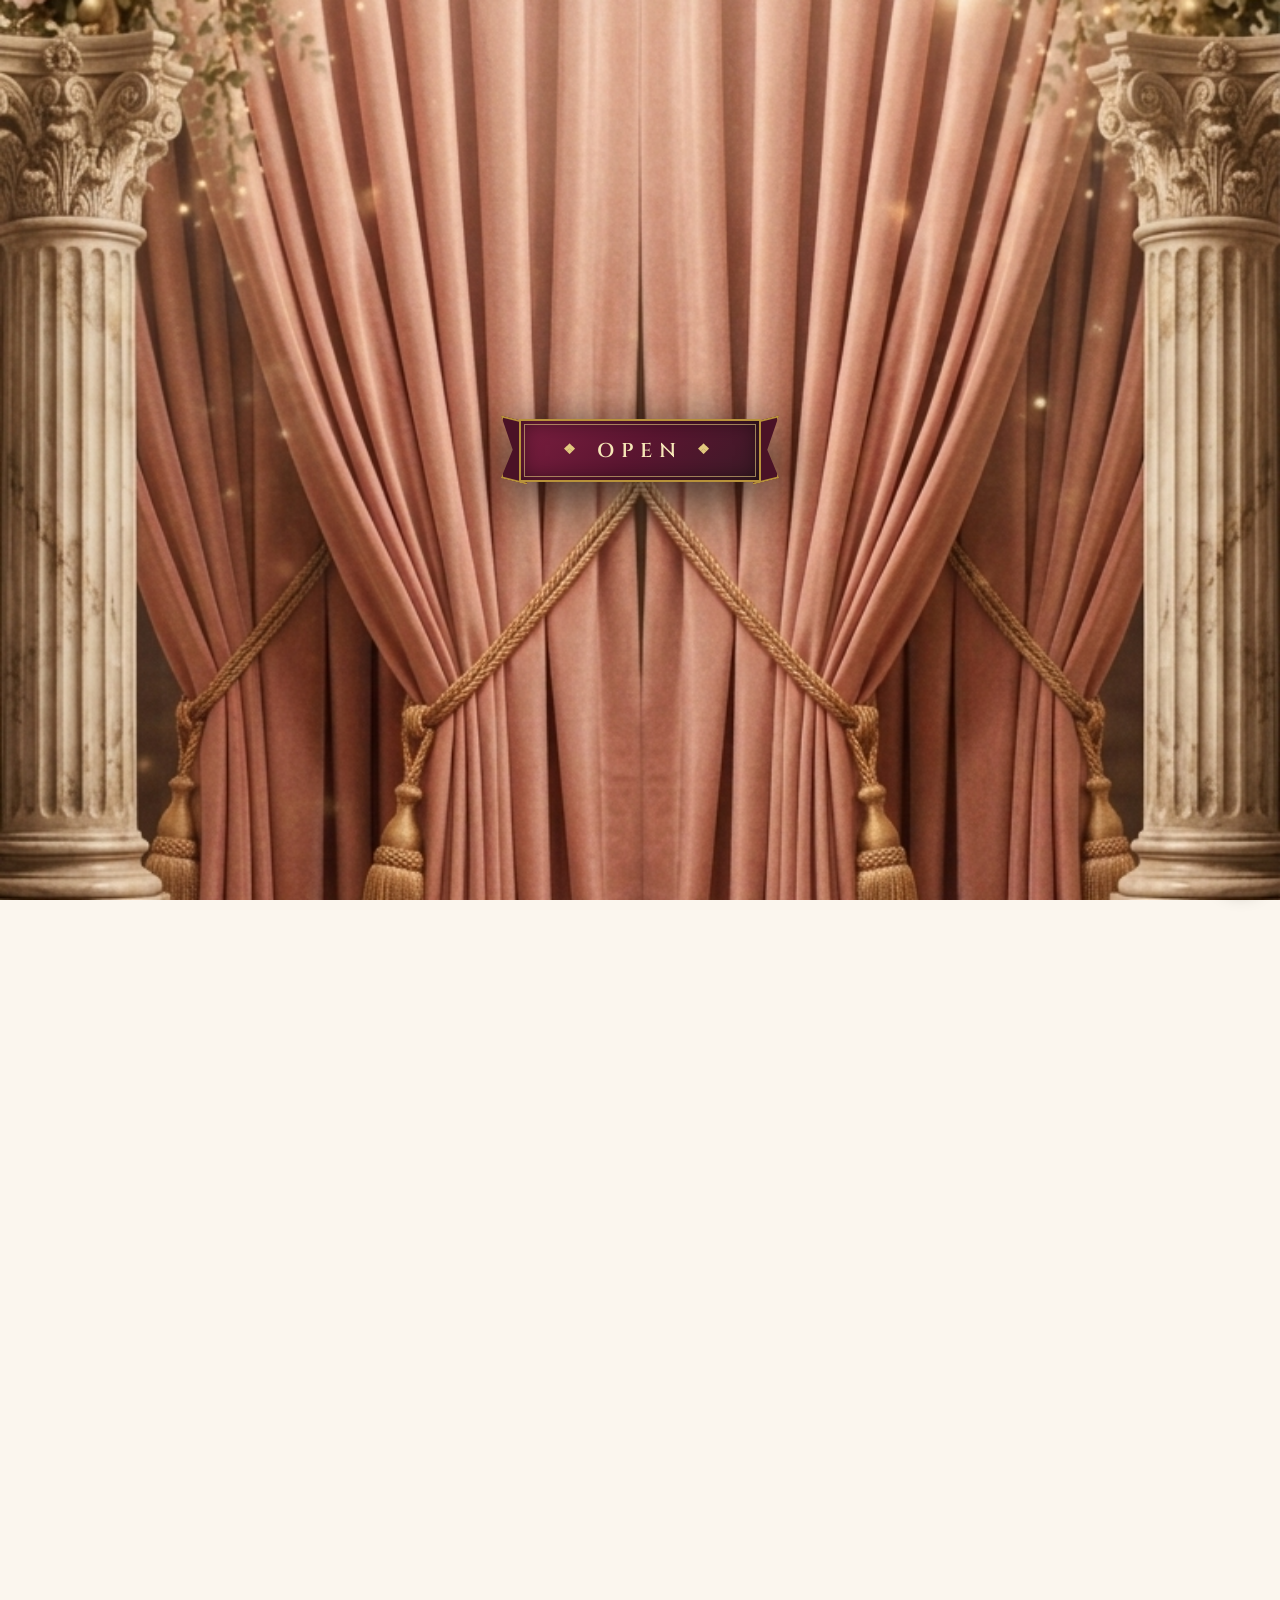
<file: 1-Pink-Walking-Couple/index.html>
<!DOCTYPE html>
<html lang="en" class="locked">
<head>
<meta charset="utf-8">
<meta name="viewport" content="width=device-width,initial-scale=1,viewport-fit=cover">
<title>Wedding Invitation</title>
<!-- WhatsApp preview: edit these two lines to match your names -->
<meta property="og:title" content="You are cordially invited to our wedding">
<meta property="og:description" content="Open your invitation.">
<meta name="theme-color" content="#2b0a1a">
<link href="https://fonts.googleapis.com/css2?family=Cinzel:wght@500;600&family=Cormorant+Garamond:ital,wght@0,500;0,600;1,500&family=Great+Vibes&family=Montserrat:wght@500;600&family=Noto+Nastaliq+Urdu:wght@400;600&display=swap" rel="stylesheet">
<style>
:root{--ivory:#fbf6ee;--parch:#f2e8d6;--wine:#5a1530;--burg:#7b1e3f;--gold:#b8923a;--gold2:#e2c97e;--ink:#3b1a26}
*{box-sizing:border-box;margin:0}
html{scroll-behavior:smooth}
html.locked, body.locked{overflow:hidden!important;height:100vh!important;touch-action:none}
body{font:500 1.18rem/1.7 'Cormorant Garamond',serif;color:var(--ink);background:var(--ivory);text-align:center;overflow-x:hidden}
.ur{font-family:'Noto Nastaliq Urdu',serif;line-height:2.2;direction:rtl}
.nm{font:400 2.7rem/1.15 'Great Vibes',cursive;color:var(--wine)}
.lbl{font:600 .66rem 'Montserrat',sans-serif;letter-spacing:.3em;text-transform:uppercase;color:var(--gold)}
.sm{font:500 .72rem/1.8 'Montserrat',sans-serif;letter-spacing:.12em;color:inherit;opacity:.85}
.orn{display:flex;align-items:center;justify-content:center;gap:12px;margin:14px auto;max-width:210px}
.orn:before,.orn:after{content:"";flex:1;height:1px;background:linear-gradient(90deg,transparent,var(--gold))}.orn:after{transform:scaleX(-1)}
.orn i{width:7px;height:7px;background:var(--gold);transform:rotate(45deg)}

/* Fullscreen Cover with Curtains Closed Picture */
.cover{position:fixed;inset:0;z-index:9999;background:url('curtains_closed.png') center/cover no-repeat #1a0610;display:flex;align-items:center;justify-content:center;transition:opacity .8s ease,visibility .8s ease}
.cover.hidden{opacity:0;visibility:hidden;pointer-events:none}

/* Ribbon Open Button */
.ribbon-btn{position:relative;display:inline-flex;align-items:center;justify-content:center;padding:0;background:transparent;border:none;cursor:pointer;filter:drop-shadow(0 14px 28px rgba(0,0,0,.75));transition:transform .35s cubic-bezier(.175,.885,.32,1.275),filter .35s ease;animation:rb 2.6s infinite ease-in-out;outline:none;-webkit-tap-highlight-color:transparent}
.ribbon-btn:hover,.ribbon-btn:focus-visible{transform:scale(1.08);filter:drop-shadow(0 18px 38px rgba(226,201,126,.45))}
.ribbon-btn:active{transform:scale(.96)}
.ribbon-body{position:relative;padding:16px 42px;background:linear-gradient(135deg,var(--burg) 0%,var(--wine) 50%,#3b1a26 100%);border:2px solid var(--gold);outline:1px solid #e2c97e99;outline-offset:-6px;color:#f6e7b8;font:600 1.25rem 'Cinzel',serif;letter-spacing:.34em;text-transform:uppercase;display:flex;align-items:center;gap:14px;box-shadow:inset 0 0 20px rgba(0,0,0,.55)}
.ribbon-orn{color:var(--gold2);font-size:.85rem}
.ribbon-tl,.ribbon-tr{position:absolute;top:50%;width:26px;height:100%;background:#4a1226;border:2px solid var(--gold);z-index:-1}
.ribbon-tl{left:-18px;transform:translateY(-50%) skewY(14deg);border-right:none;clip-path:polygon(100% 0,0 0,45% 50%,0 100%,100% 100%)}
.ribbon-tr{right:-18px;transform:translateY(-50%) skewY(-14deg);border-left:none;clip-path:polygon(0 0,100% 0,55% 50%,100% 100%,0 100%)}
@keyframes rb{0%,100%{transform:scale(1)}50%{transform:scale(1.04)}}

/* Hero: video stage & scroll chapters */
.hero{height:850vh;position:relative}
.stage{position:sticky;top:0;height:100vh;overflow:hidden;background:url('curtains_closed.png') center/cover no-repeat #1a0610}
.stage>*{position:absolute}
.stage video{inset:0;width:100%;height:100%;object-fit:cover;transform:translateZ(0);-webkit-transform:translateZ(0)}

/* Intro Full-Screen Video (input_1.mp4) */
.intro-video{inset:0;width:100%;height:100%;object-fit:cover;z-index:8;opacity:0;pointer-events:none;transition:opacity .6s ease;background:#000}
.intro-video.active{opacity:1;pointer-events:auto}

/* End Curtain Overlay (curtains_closed.png when video ends) */
.end-curtain{inset:0;width:100%;height:100%;background:url('curtains_closed.png') center/cover no-repeat #1a0610;z-index:4;opacity:0;pointer-events:none;transition:opacity .3s ease}

.scrim{inset:0;background:linear-gradient(#1a061055,#1a061000 35%,#1a061099)}
.chap{inset:0;display:flex;align-items:center;justify-content:center;opacity:0;visibility:hidden;pointer-events:none;will-change:opacity,transform}
.panel{width:min(88vw,430px);padding:36px 26px;background:linear-gradient(#2b0a1ad9,#4a1226cc);border:1px solid var(--gold);outline:1px solid #e2c97e55;outline-offset:-9px;backdrop-filter:blur(6px);-webkit-backdrop-filter:blur(6px);color:#f8ecd0;box-shadow:0 20px 50px #0007}
.panel .nm{color:#fff}.panel .lbl{color:var(--gold2)}.panel p{margin-top:6px}
.panel .ur.big{font-size:1.7rem;color:var(--gold2)}
.panel .date{font:600 1.2rem 'Cinzel',serif;letter-spacing:.12em;color:var(--gold2);margin-top:10px}
.hint{bottom:calc(6vh + env(safe-area-inset-bottom));left:0;right:0;color:#f6e7b8;font:600 .64rem 'Montserrat';letter-spacing:.34em;text-transform:uppercase}
.hint:after{content:"";display:block;width:1px;height:40px;margin:12px auto 0;background:linear-gradient(var(--gold2),transparent);animation:ln 1.9s ease-in-out infinite}
@keyframes ln{0%{transform:scaleY(0);transform-origin:top}50%{transform:scaleY(1);transform-origin:top}51%{transform-origin:bottom}100%{transform:scaleY(0);transform-origin:bottom}}
/* Sections */
section.s{max-width:540px;margin:auto;padding:70px 22px}
.s{background-image:radial-gradient(#b8923a1f 1px,transparent 1px);background-size:22px 22px}
h2{font:600 1.45rem/1.3 'Cinzel',serif;letter-spacing:.16em;color:var(--wine)}
.card{position:relative;background:#fffdf8;border:1px solid var(--gold);padding:32px 22px;margin:24px 0;box-shadow:0 16px 36px #5a153018}
.card:before{content:"";position:absolute;inset:6px;border:1px solid #b8923a55;pointer-events:none}
.btn{display:inline-block;padding:14px 26px;background:linear-gradient(180deg,var(--burg),var(--wine));color:#f6e7b8;border:1px solid var(--gold);outline:1px solid #b8923a88;outline-offset:3px;font:600 .68rem 'Montserrat',sans-serif;letter-spacing:.2em;text-transform:uppercase;text-decoration:none;cursor:pointer;transition:.3s;border-radius:0}
.btn:hover,.btn:focus-visible{background:linear-gradient(180deg,var(--gold),#8f6f27);color:#fff}
.btn.ghost{background:transparent;color:var(--wine)}.btn.ghost:hover{color:#fff}
.btns{display:flex;flex-direction:column;gap:16px;align-items:center;margin-top:22px}
/* Scratch */
.scr{display:flex;justify-content:center;gap:14px;margin:26px 0}
.dot{position:relative;width:94px;height:94px;border-radius:50%;background:var(--ivory);border:1px solid var(--gold);outline:1px solid #b8923a66;outline-offset:3px;display:flex;flex-direction:column;align-items:center;justify-content:center;font:600 1.6rem/1 'Cinzel',serif;color:var(--wine)}
.dot small{font:600 .5rem 'Montserrat';letter-spacing:.2em;color:var(--gold);margin-top:6px}
.dot canvas{position:absolute;inset:-1px;width:calc(100% + 2px);height:calc(100% + 2px);border-radius:50%;touch-action:none;transition:opacity .9s}
.cd{display:flex;justify-content:center;gap:10px;margin-top:20px;opacity:0;transition:opacity 1s}.cd.on{opacity:1}
.cd div{background:#fffdf8;border:1px solid var(--gold);min-width:68px;padding:12px 4px}
.cd b{display:block;font:600 1.5rem 'Cinzel',serif;color:var(--wine)}.cd small{font:600 .5rem 'Montserrat';letter-spacing:.2em;color:var(--gold)}
/* Events */
.ev h3{font:600 1.5rem 'Cinzel',serif;letter-spacing:.2em;color:var(--wine)}
.ev .d{font:italic 600 1.35rem 'Cormorant Garamond',serif;margin-top:4px}.ev .t{font:600 .78rem 'Montserrat';letter-spacing:.2em;color:var(--gold);margin:6px 0 12px}
.ev .v{font:600 1.15rem 'Cormorant Garamond'}
/* RSVP */
input,select{width:100%;padding:15px;border:1px solid var(--gold);background:#fffdf8;font:500 1.1rem 'Cormorant Garamond',serif;color:var(--wine);text-align:center;margin-top:12px;border-radius:0;appearance:none}
input:focus,select:focus{outline:2px solid var(--gold2)}
.names li{list-style:none;padding:3px;font-size:1.25rem}
.envx{position:relative;width:240px;height:156px;margin:34px auto 6px;perspective:700px}
.envx>*{position:absolute;left:0;right:0}
.envx .bk{top:0;bottom:0;background:var(--wine);z-index:1}
.envx .lt{top:8px;height:124px;background:#fffdf8;border:1px solid var(--gold);z-index:2;display:flex;align-items:center;justify-content:center;font:400 2.1rem 'Great Vibes';color:var(--wine)}
.envx .fr{top:0;bottom:0;background:var(--burg);z-index:3;clip-path:polygon(0 0,50% 58%,100% 0,100% 100%,0 100%)}
.envx .fl{top:0;height:90px;background:#6a1a38;z-index:4;clip-path:polygon(0 0,100% 0,50% 100%);transform-origin:top}
.foot{background:var(--wine);color:var(--gold2);padding:34px 20px 40px}
#music{position:fixed;right:16px;bottom:calc(16px + env(safe-area-inset-bottom));z-index:30;width:46px;height:46px;border-radius:50%;border:1px solid var(--gold);background:var(--wine);color:var(--gold2);font-size:1.2rem;box-shadow:0 8px 20px #0005;display:none;cursor:pointer}
#music.off:after{content:"";position:absolute;left:11px;right:11px;top:22px;height:1.5px;background:var(--gold2);transform:rotate(-45deg)}
.rv{opacity:0;transform:translateY(22px);transition:opacity 1s,transform 1s}.rv.in{opacity:1;transform:none}
@media(prefers-reduced-motion:reduce){*{animation:none!important;transition-duration:.01s!important}}
</style>
</head>
<body class="locked">

<div class="cover" id="cover">
  <button class="ribbon-btn" id="openBtn" aria-label="Open Invitation">
    <span class="ribbon-tl"></span>
    <span class="ribbon-body">
      <span class="ribbon-orn">&#10070;</span>
      <span>Open</span>
      <span class="ribbon-orn">&#10070;</span>
    </span>
    <span class="ribbon-tr"></span>
  </button>
</div>

<button id="music" aria-label="Toggle music">&#9834;</button>
<audio id="aud" loop preload="none"></audio>
<main id="app"></main>
<script src="config.js"></script>
<script>
const C=INVITE,$=s=>document.querySelector(s),D=d=>new Date(d);
const fdate=(d,o)=>D(d).toLocaleDateString('en-GB',o||{weekday:'long',day:'numeric',month:'long',year:'numeric'});
const ftime=(d,t)=>D(d+'T'+t).toLocaleTimeString('en-US',{hour:'numeric',minute:'2-digit'});
const clean=s=>(s||'').replace(/[<>"&]/g,'');
const guest=clean(new URLSearchParams(location.search).get('guest')),first=n=>n.split(' ')[0];
Object.entries(C.theme).forEach(([k,v])=>document.documentElement.style.setProperty('--'+k,v));
document.title=`${first(C.groom.name)} & ${first(C.bride.name)} | Wedding Invitation`;
const O='<div class="orn"><i></i></div>';
const who=(p,role,rel)=>`<div class="lbl">${role}</div><div class="nm">${p.name}</div><div class="ur">${p.urdu}</div>${O}<div class="sm">${p.degree}</div><p>${rel}<br><b>${p.parents}</b></p>`;

/* Chapters: shown one after another as the video scrolls. [from, to] = share of the scroll (0 to 1) */
const chapters=[
 [.12,.27,`${guest?`<div class="lbl">Dear ${guest}</div>`:''}<div class="ur big">بسم اللہ الرحمن الرحیم</div>${O}<div class="sm">In the name of Allah, the Most Gracious, the Most Merciful</div><p>${C.intro}</p>`],
 [.31,.46,who(C.bride,'The Bride','Daughter of')],
 [.50,.65,who(C.groom,'The Groom','Son of')],
 [.69,.82,`<div class="ur">${C.quote.urdu}</div>${O}<p><i>${C.quote.english}</i></p><div class="sm">${C.quote.source}</div>`],
 [.87,9,`<div class="lbl">Save the date</div><div class="nm">${C.groom.name}</div><div class="nm" style="font-size:1.8rem;color:var(--gold2)">&amp;</div><div class="nm">${C.bride.name}</div>${O}<div class="date">${fdate(C.weddingDate,{day:'numeric',month:'long',year:'numeric'})}</div>`]];

const ev=e=>`<div class="card ev rv"><h3>${e.title}</h3><div class="ur">${e.urdu}</div>${O}<div class="d">${fdate(e.date)}</div><div class="t">${ftime(e.date,e.time)}</div><div class="v">${e.venue}</div><div class="sm">${e.address}</div>
<div class="btns"><a class="btn" target="_blank" rel="noopener" href="${e.maps}">View Location</a><button class="btn ghost" data-ics="${e.title}">Add to Calendar</button></div></div>`;

$('#app').innerHTML=`
<section class="hero" id="hero"><div class="stage">
<video id="iv" class="intro-video" muted playsinline webkit-playsinline preload="auto" disablepictureinpicture></video>
<video id="hv" muted playsinline webkit-playsinline preload="auto" disablepictureinpicture></video>
<div class="end-curtain" id="ec"></div>
<div class="scrim"></div>
${chapters.map(c=>`<div class="chap" data-a="${c[0]}" data-b="${c[1]}"><div class="panel">${c[2]}</div></div>`).join('')}
<div class="hint" id="hint">Scroll to open</div></div></section>
<section class="s"><div class="lbl">Reveal</div><h2>The Day</h2>${O}<div class="sm">Scratch all three seals</div>
<div class="scr" id="scr"></div><button class="btn ghost" id="skip">Reveal the date</button>
<p id="fd" class="nm" style="font-size:2.2rem;margin-top:22px;opacity:0;transition:opacity 1s"></p><div class="cd" id="cd"></div></section>
<section class="s"><div class="lbl">Programme</div><h2>Events &amp; Venues</h2>${O}${C.events.map(ev).join('')}</section>
<section class="s"><div class="lbl">Kindly reply</div><h2>${C.rsvp.headline}</h2>${O}<div class="card rv"><input id="gn" placeholder="Your name" value="${guest}"><select id="gc">${[1,2,3,4,5,6].map(n=>`<option>${n} ${n>1?'guests':'guest'}</option>`).join('')}</select>
<div class="btns"><a class="btn" id="yes" target="_blank" rel="noopener">Joyfully Accept</a><a class="btn ghost" id="no" target="_blank" rel="noopener">Regretfully Decline</a></div></div></section>
<section class="s"><div class="lbl">With best compliments from</div>${O}<ul class="names rv">${C.compliments.map(n=>`<li>${n}</li>`).join('')}</ul></section>
<section class="s"><div class="envx" id="envx"><div class="bk"></div><div class="lt" id="lt">Thank You</div><div class="fr"></div><div class="fl" id="fl"></div></div>
<h2 style="margin-top:26px">With Gratitude</h2>${O}<p>Your presence and prayers mean the world to us.</p></section>
<div class="foot"><div class="nm" style="color:var(--gold2);font-size:2.2rem">${first(C.groom.name)} &amp; ${first(C.bride.name)}</div>${C.credit?`<div class="sm" style="margin-top:10px">${C.credit}</div>`:''}</div>`;

const io=new IntersectionObserver(a=>a.forEach(x=>x.isIntersecting&&x.target.classList.add('in')),{threshold:.12});
document.querySelectorAll('.rv').forEach(e=>io.observe(e));

/* Scratch + countdown */
const W=D(C.weddingDate);let left=3;
const parts=[[W.getDate(),'DAY'],[W.toLocaleString('en-GB',{month:'short'}),'MONTH'],[W.getFullYear(),'YEAR']];
function confetti(){const c=document.createElement('canvas');c.style.cssText='position:fixed;inset:0;pointer-events:none;z-index:50';document.body.append(c);const x=c.getContext('2d');c.width=innerWidth;c.height=innerHeight;const k=['#b8923a','#e2c97e','#fff',C.theme.burg];const p=Array.from({length:130},()=>({x:Math.random()*c.width,y:-20-Math.random()*300,v:2+Math.random()*3,s:4+Math.random()*5,k:k[Math.random()*4|0],a:Math.random()*6}));let t=0;(function f(){x.clearRect(0,0,c.width,c.height);p.forEach(o=>{o.y+=o.v;o.x+=Math.sin(o.a+=.05)*1.5;x.fillStyle=o.k;x.fillRect(o.x,o.y,o.s,o.s*1.6)});++t<280?requestAnimationFrame(f):c.remove()})()}
function finish(){if(--left)return;confetti();$('#fd').textContent=fdate(W);$('#fd').style.opacity=1;$('#cd').classList.add('on');$('#skip').style.display='none'}
const reveals=parts.map(([v,l])=>{
 const d=document.createElement('div');d.className='dot';d.innerHTML=`${v}<small>${l}</small><canvas width="110" height="110"></canvas>`;$('#scr').append(d);
 const c=d.querySelector('canvas'),x=c.getContext('2d'),g=x.createLinearGradient(0,0,110,110);g.addColorStop(0,'#e2c97e');g.addColorStop(.5,'#b8923a');g.addColorStop(1,'#8f6f27');x.fillStyle=g;x.fillRect(0,0,110,110);
 x.fillStyle='#fff7';x.beginPath();x.moveTo(55,36);x.lineTo(74,55);x.lineTo(55,74);x.lineTo(36,55);x.fill();
 let down=0,done=0;const pt=e=>{const r=c.getBoundingClientRect();return[(e.clientX-r.left)*110/r.width,(e.clientY-r.top)*110/r.height]};
 const end=()=>{if(done)return;done=1;c.style.opacity=0;c.style.pointerEvents='none';finish()};
 const dig=e=>{if(!down||done)return;const[p,q]=pt(e);x.globalCompositeOperation='destination-out';x.beginPath();x.arc(p,q,15,0,7);x.fill();const a=x.getImageData(0,0,110,110).data;let n=0;for(let i=3;i<a.length;i+=16)!a[i]&&n++;n/(a.length/16)>.45&&end()};
 c.onpointerdown=e=>{down=1;c.setPointerCapture(e.pointerId);dig(e)};c.onpointermove=dig;c.onpointerup=()=>down=0;return end});
$('#skip').onclick=()=>reveals.forEach(f=>f());
$('#cd').innerHTML=['d','h','m','s'].map((k,i)=>`<div><b id="c${k}">0</b><small>${['DAYS','HOURS','MINS','SECS'][i]}</small></div>`).join('');
setInterval(()=>{let s=Math.max(0,(W-Date.now())/1000|0);[['d',86400],['h',3600],['m',60],['s',1]].forEach(([k,n])=>{$('#c'+k).textContent=s/n|0;s%=n})},1000);

/* RSVP via WhatsApp */
function rsvp(){const n=$('#gn').value||'A guest',g=$('#gc').value,u=t=>`https://wa.me/${C.rsvp.whatsapp}?text=${encodeURIComponent(t)}`;
 $('#yes').href=u(`Assalamualaikum! ${n} will be attending the wedding (${g}). Congratulations!`);$('#no').href=u(`Assalamualaikum! ${n} regrets being unable to attend. Warm wishes to you both.`)}
$('#gn').oninput=$('#gc').onchange=rsvp;rsvp();

/* Add to calendar */
document.querySelectorAll('[data-ics]').forEach(b=>b.onclick=()=>{const e=C.events.find(x=>x.title==b.dataset.ics),s=D(e.date+'T'+e.time),z=d=>d.toISOString().replace(/[-:]|\.\d+/g,'');
 const t=`BEGIN:VCALENDAR\nVERSION:2.0\nBEGIN:VEVENT\nDTSTART:${z(s)}\nDTEND:${z(new Date(+s+3*36e5))}\nSUMMARY:${e.title} - ${first(C.groom.name)} & ${first(C.bride.name)}\nLOCATION:${e.venue}, ${e.address}\nEND:VEVENT\nEND:VCALENDAR`;
 const a=document.createElement('a');a.href=URL.createObjectURL(new Blob([t],{type:'text/calendar'}));a.download=e.title+'.ics';a.click()});

/* Music */
const aud=$('#aud'),mb=$('#music');
if(C.music){aud.src=C.music;aud.onerror=()=>mb.style.display='none';mb.style.display='block'}
mb.onclick=()=>{aud.paused?aud.play():aud.pause()};aud.onplay=()=>mb.classList.remove('off');aud.onpause=()=>mb.classList.add('off');

/* Intro & Video stage engine */
const hero=$('#hero'),hv=$('#hv'),iv=$('#iv'),ec=$('#ec'),cover=$('#cover'),openBtn=$('#openBtn'),hint=$('#hint'),chs=Array.from(document.querySelectorAll('.chap')),env={ev:$('#envx'),fl:$('#fl'),lt:$('#lt')};
const V=C.video||{};

if(V.intro&&iv){iv.src=V.intro;iv.muted=true;iv.playsInline=true;iv.load()}
if(V.hero&&hv){hv.src=V.hero;hv.muted=true;hv.playsInline=true;hv.load()}else if(hv){hv.style.display='none'}
if(V.poster&&ec){ec.style.backgroundImage=`url('${V.poster}')`}

let introDone=false;
function finishIntro(){
 if(introDone)return;
 introDone=true;
 if(hv&&hv.duration&&isFinite(hv.duration)){
  hv.currentTime=0;
 }
 if(iv){
  iv.style.opacity='0';
  setTimeout(()=>{
   iv.classList.remove('active');
   iv.pause();
  },600);
 }
 document.documentElement.classList.remove('locked');
 document.body.classList.remove('locked');
}

if(openBtn){
 openBtn.onclick=()=>{
  if(C.music&&aud&&aud.paused)aud.play().catch(()=>{});
  if(cover)cover.classList.add('hidden');
  // Prime hv on user touch/click gesture so browser allows scroll seeking
  if(hv&&hv.src){
   hv.muted=true;
   hv.play().then(()=>{hv.pause();}).catch(()=>{});
  }
  if(V.intro&&iv){
   iv.style.opacity='1';
   iv.classList.add('active');
   iv.currentTime=0;
   iv.muted=true;
   iv.playsInline=true;
   const p=iv.play();
   if(p!==undefined){
    p.then(()=>{}).catch(e=>{
     console.warn("Intro video error:",e);
     iv.play().catch(finishIntro);
    });
   }
   iv.onended=finishIntro;
   iv.onerror=e=>{
    console.warn("Intro video error:",e);
    finishIntro();
   };
  }else{
   finishIntro();
  }
 };
}
if(iv)iv.onclick=finishIntro;

/* Scroll engine: scroll -> progress -> smoothed video time + chapters */
const ss=(a,b,x)=>{x=Math.min(1,Math.max(0,(x-a)/(b-a)));return x*x*(3-2*x)};
let tp=0,cp=0,te=0,ce=0;
function measure(){const r=hero.getBoundingClientRect();tp=Math.min(1,Math.max(0,-r.top/(r.height-innerHeight)));
 const e=env.ev.getBoundingClientRect();te=Math.min(1,Math.max(0,(innerHeight*.85-e.top)/(innerHeight*.45)))}
addEventListener('scroll',measure,{passive:true});addEventListener('resize',measure);measure();
(function frame(){
 if(!introDone){requestAnimationFrame(frame);return}
 cp+=(tp-cp)*.1;ce+=(te-ce)*.1;const p=cp;
 if(hv.duration&&isFinite(hv.duration)&&hv.duration>0){
  const targetTime=p*hv.duration;
  if(Math.abs(hv.currentTime-targetTime)>.02){
   hv.currentTime=targetTime;
  }
 }
 chs.forEach(c=>{const a=+c.dataset.a,b=+c.dataset.b,o=ss(a,a+.035,p)*(1-ss(b-.035,b,p));c.style.opacity=o;c.style.visibility=o>.01?'visible':'hidden';c.style.transform=`translateY(${(1-ss(a,a+.035,p))*26-ss(b-.035,b,p)*18}px)`});
 hint.style.opacity=1-ss(0,.06,p);

 // End curtain closes gracefully as scroll reaches end of video stage (p: 0.88 -> 0.97)
 if(ec){
  ec.style.opacity=ss(.88,.97,p);
 }

 const d=ss(0,.5,ce)*180;env.fl.style.transform=`rotateX(${d}deg)`;env.fl.style.zIndex=d>90?1:4;env.lt.style.transform=`translateY(${-ss(.45,1,ce)*80}px)`;
 requestAnimationFrame(frame)})();
</script>
</body>
</html>
</file>
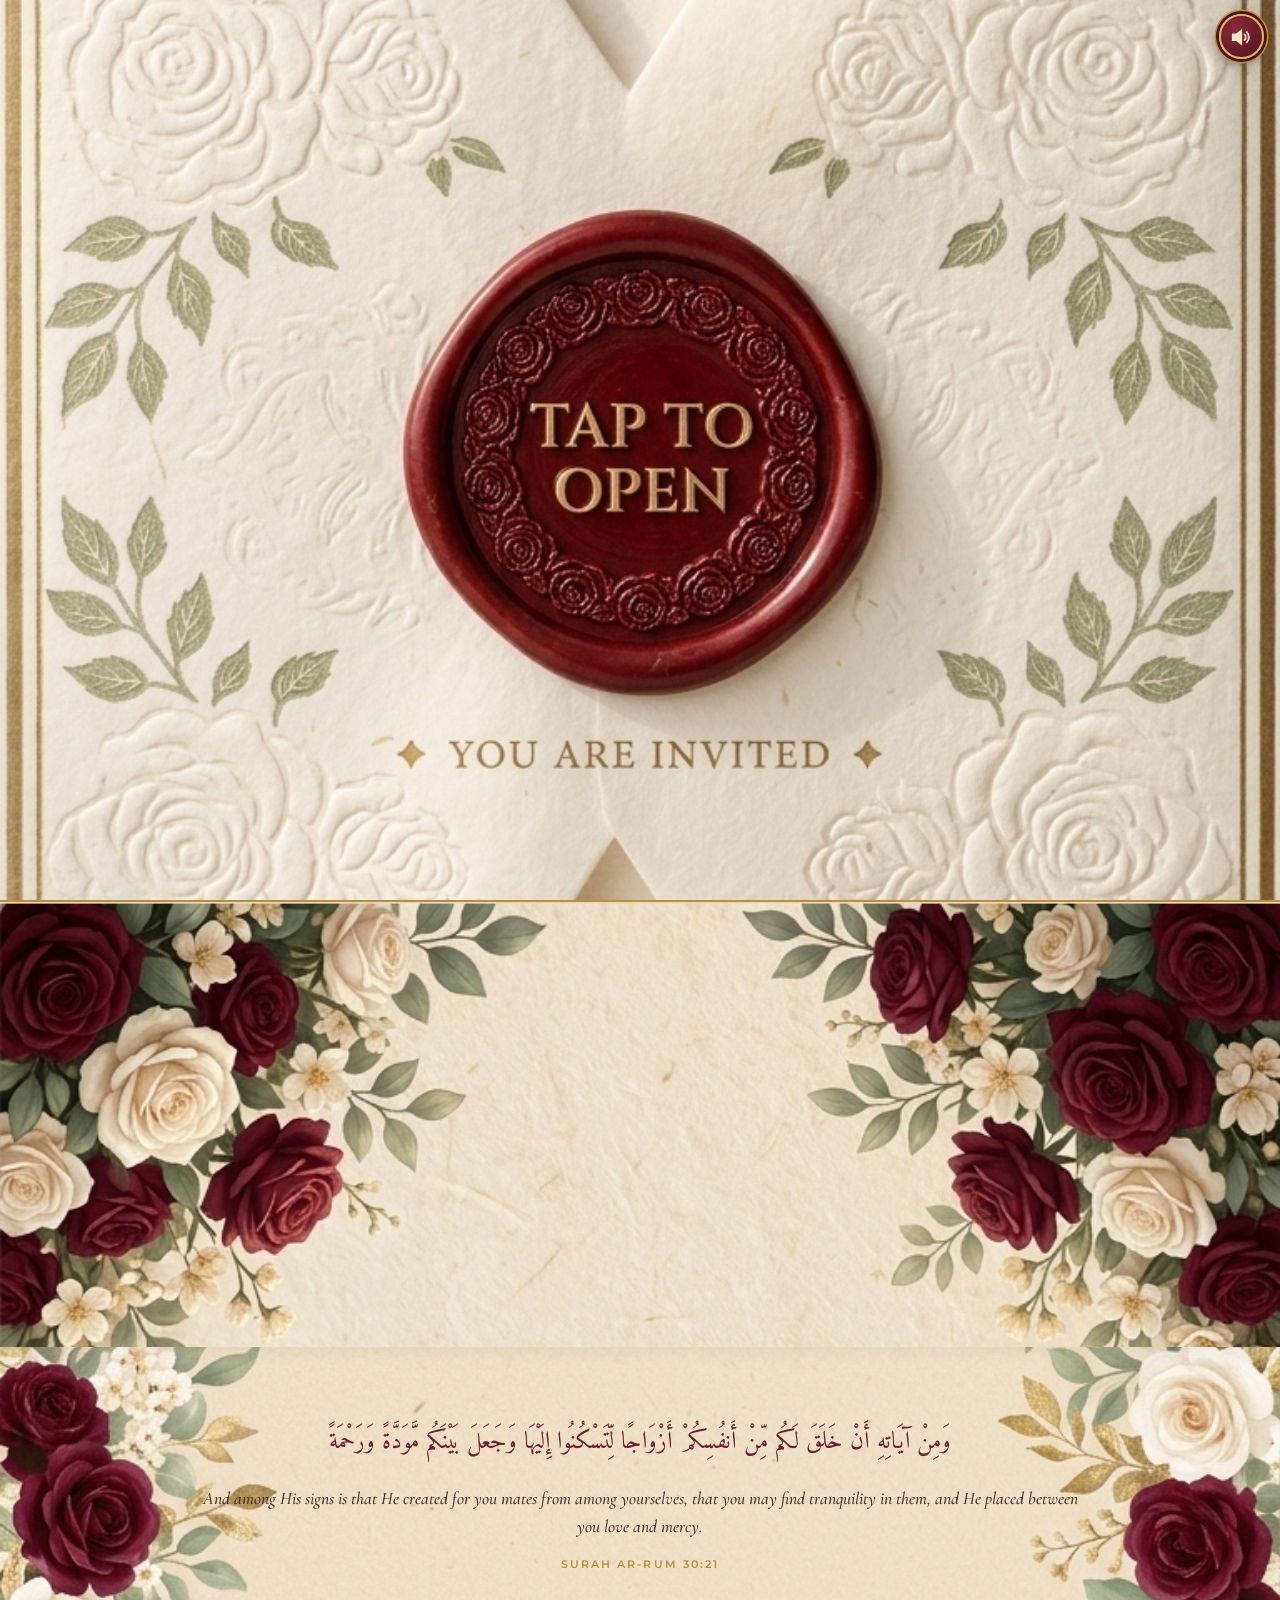
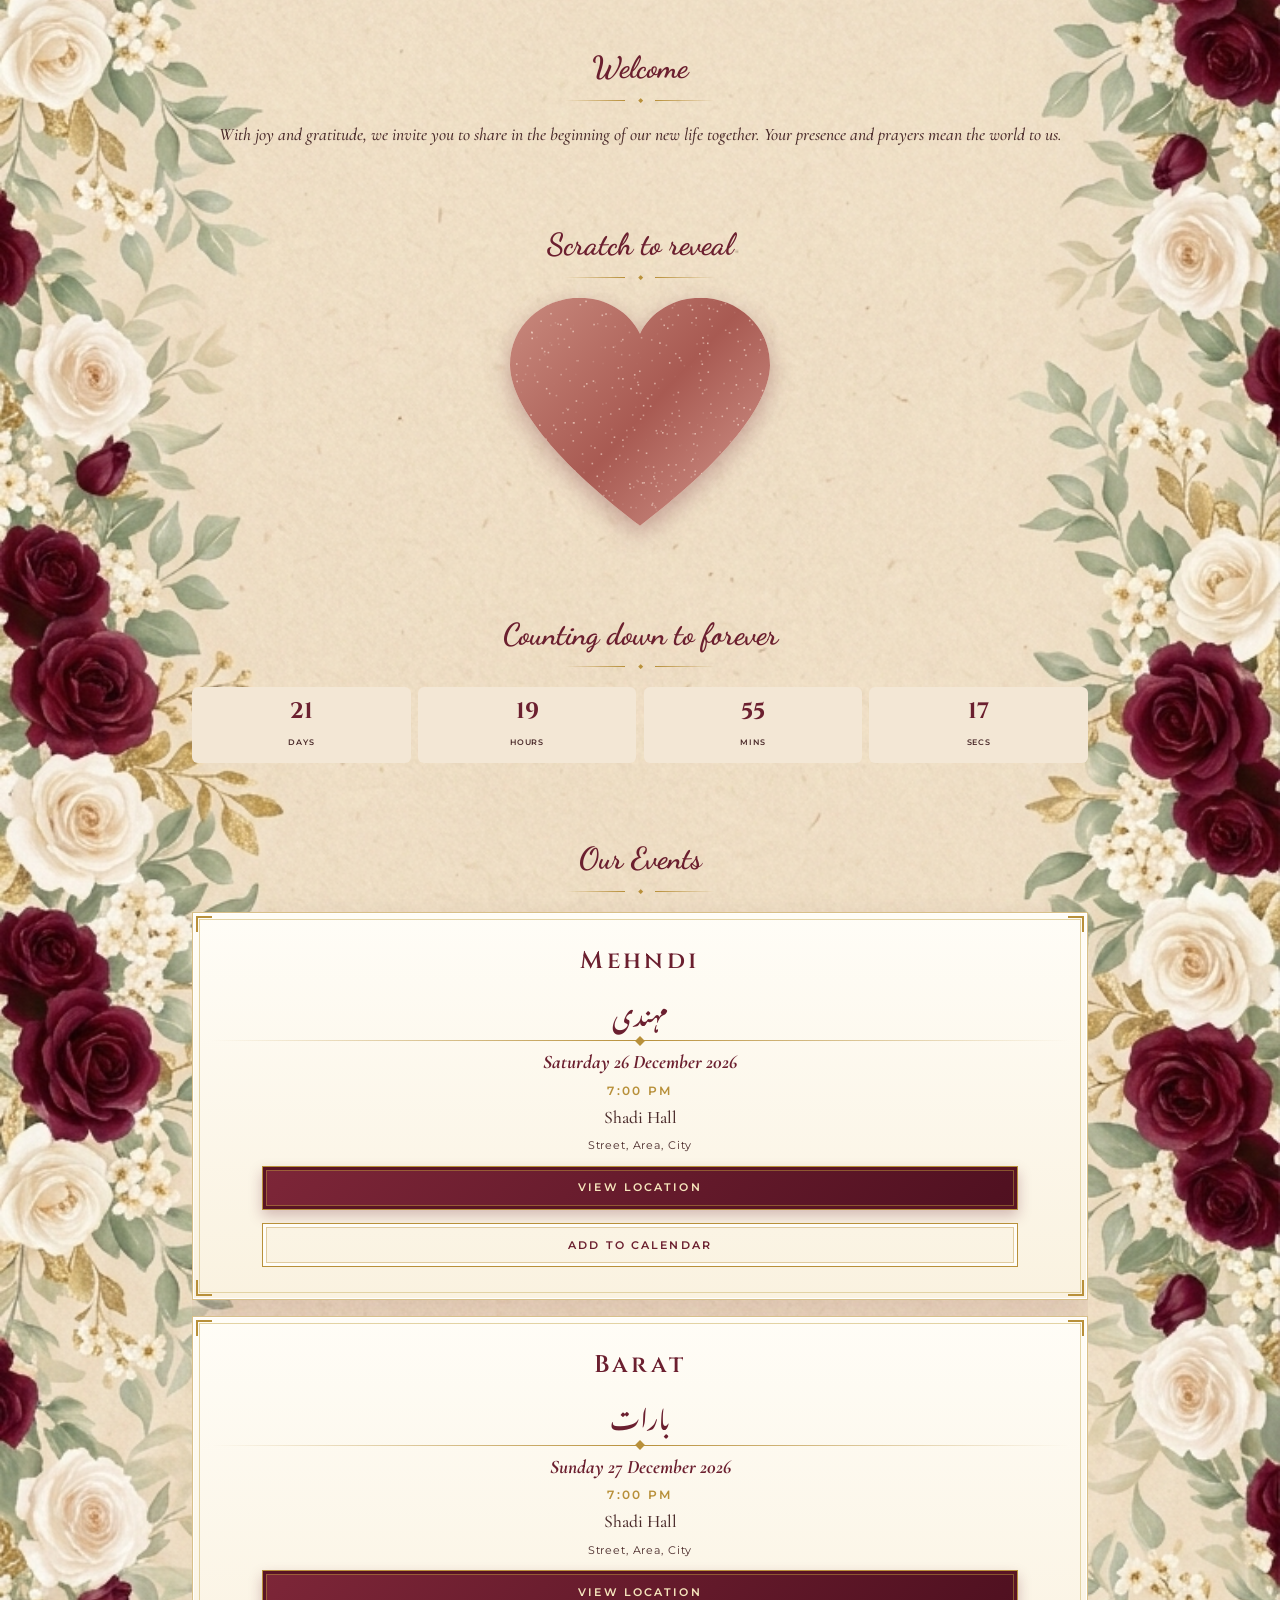
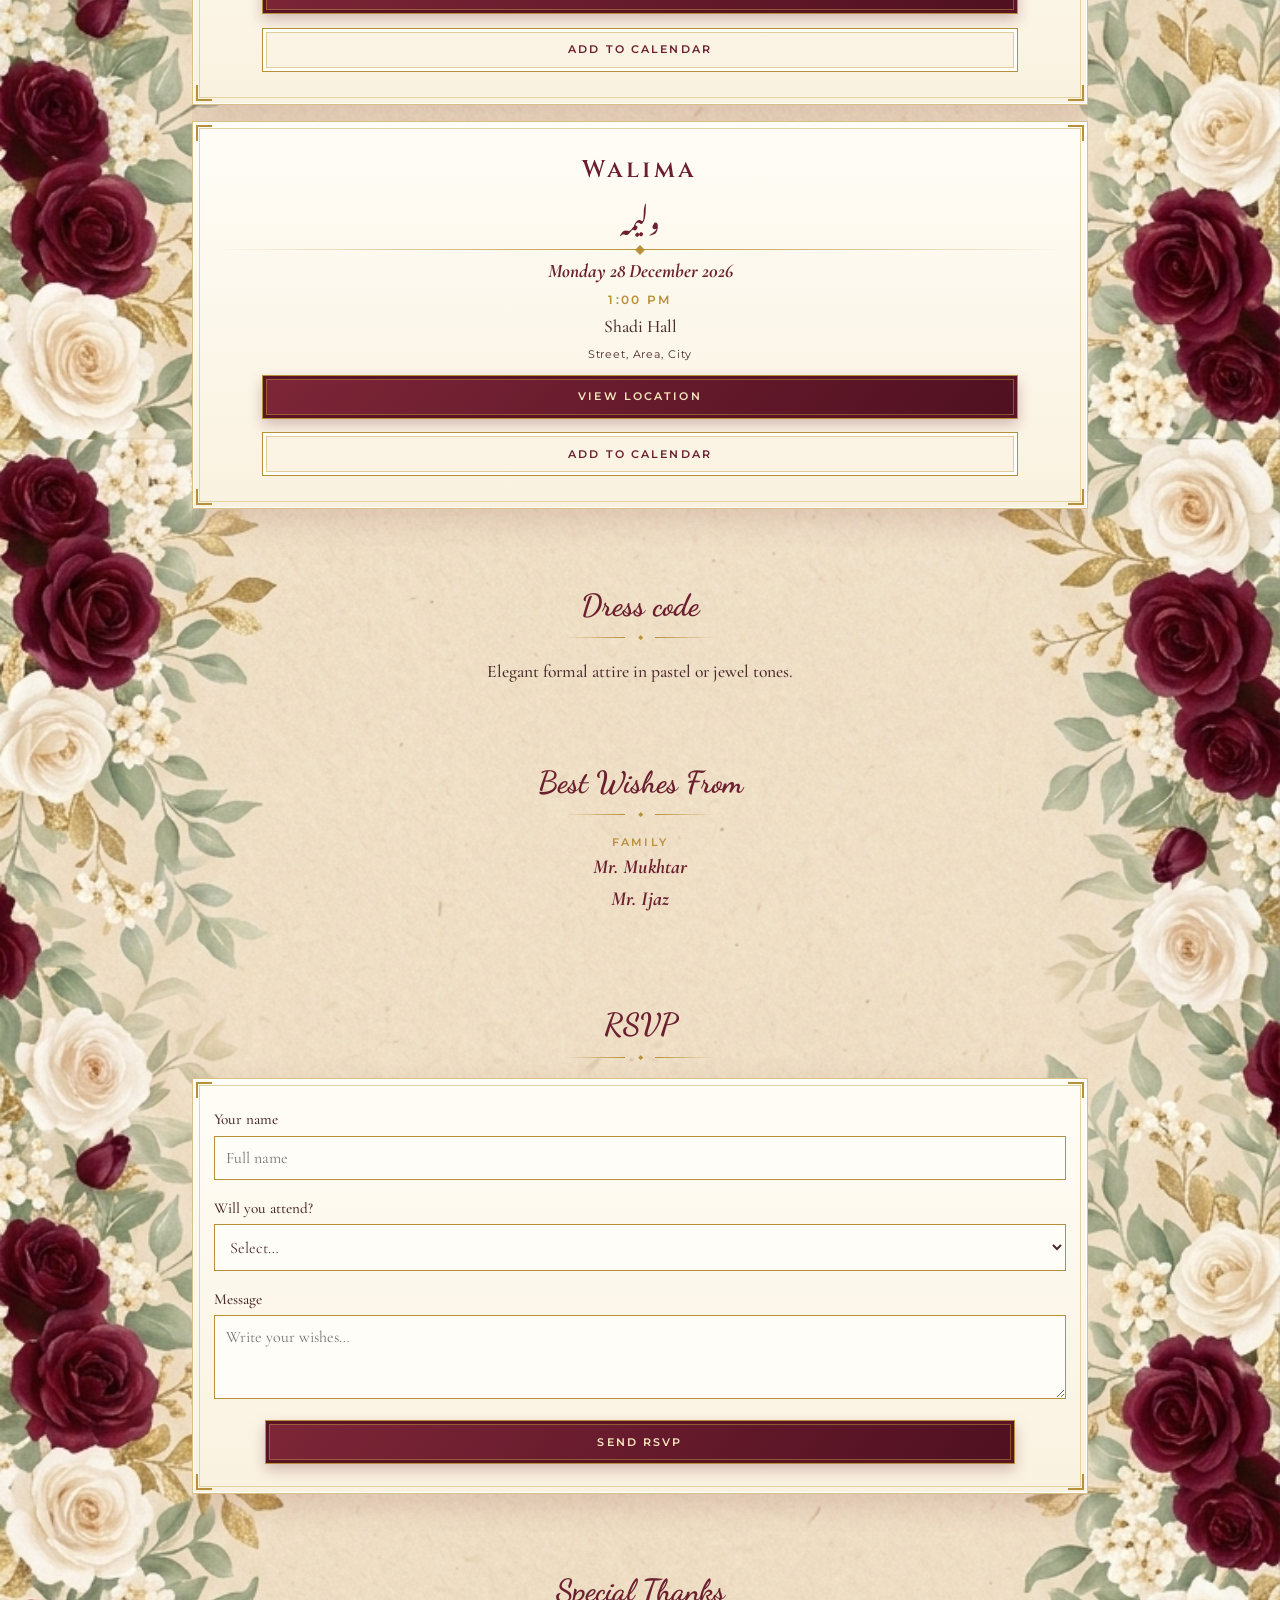
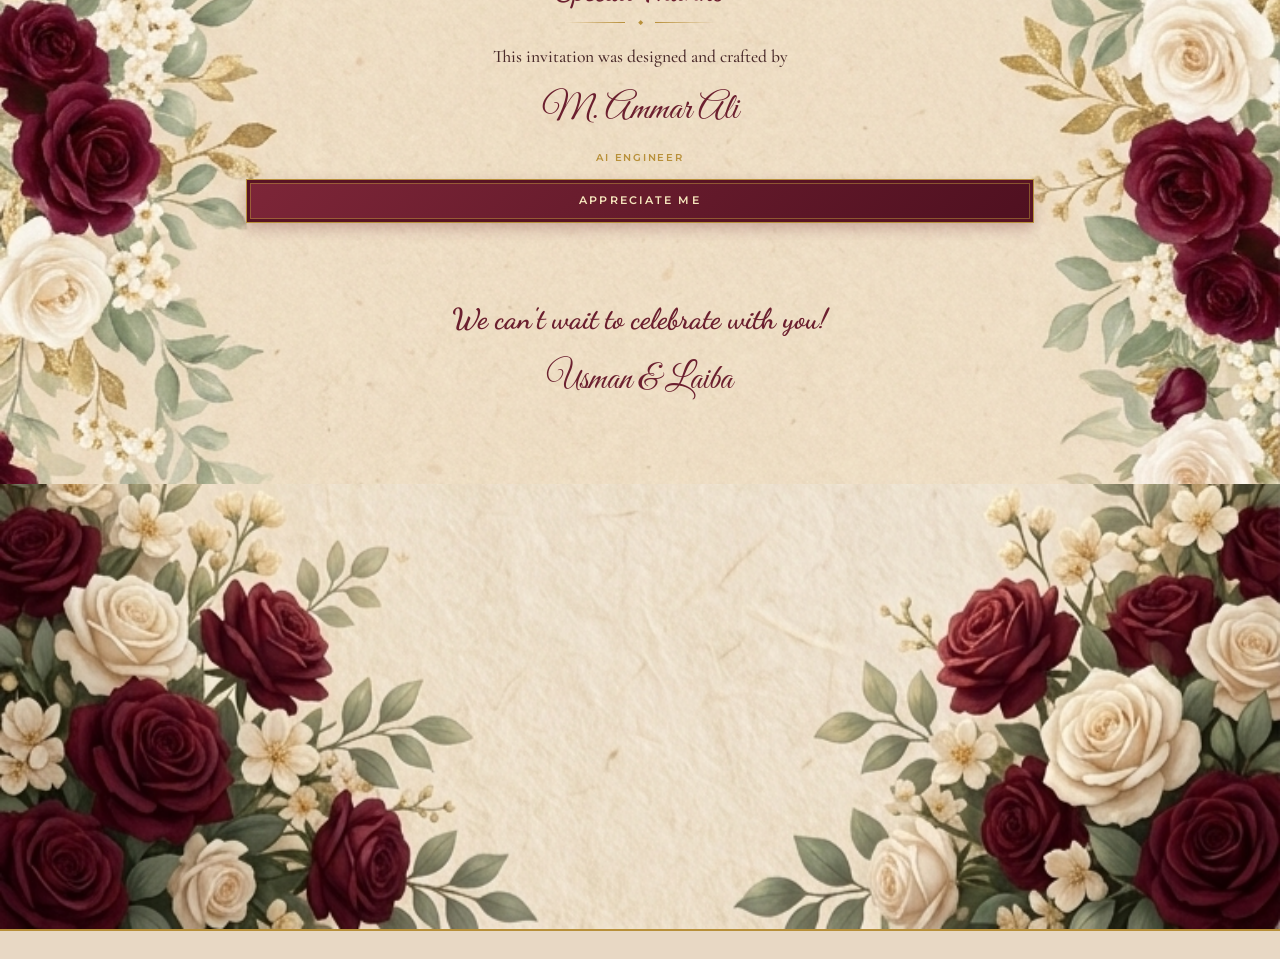
<file: 2-Swan-Flowers/index.html>
<!doctype html><html lang="en"><head><meta charset="utf-8">
<meta name="viewport" content="width=device-width,initial-scale=1,viewport-fit=cover">
<title>Wedding Invitation</title>
<link rel="preconnect" href="https://fonts.googleapis.com"><link rel="preconnect" href="https://fonts.gstatic.com" crossorigin>
<link href="https://fonts.googleapis.com/css2?family=Amiri&family=Cinzel:wght@500;600&family=Cormorant+Garamond:ital,wght@0,500;0,700;1,700&family=Dancing+Script:wght@700&family=Great+Vibes&family=Montserrat:wght@600&family=Noto+Nastaliq+Urdu&display=swap" rel="stylesheet">
<link rel="stylesheet" href="style.css"></head>
<body class="locked">
<div id="intro" role="button" tabindex="0" aria-label="Open the invitation"><video id="vid" muted playsinline preload="auto"></video><div class="seal">TAP<br>TO OPEN</div></div>
<button id="mus" aria-label="Music on or off"><svg viewBox="0 0 24 24" fill="none" stroke="currentColor" stroke-width="2" stroke-linecap="round"><path d="M3 9v6h4l5 4V5L7 9z" fill="currentColor"/><path class="w" d="M15.5 9a4 4 0 010 6M18 6.5a8 8 0 010 11"/><path class="x" d="M16 9l6 6M22 9l-6 6"/></svg></button>
<main id="app"></main>
<svg width="0" height="0" aria-hidden="true"><clipPath id="heart" clipPathUnits="objectBoundingBox"><path d="M.5 .95C.1 .62 0 .4 0 .28C0 .12 .12 0 .27 0C.37 0 .46 .06 .5 .15C.54 .06 .63 0 .73 0C.88 0 1 .12 1 .28C1 .4 .9 .62 .5 .95Z"/></clipPath></svg>
<script src="config.js"></script><script src="script.js"></script></body></html>
</file>
<file: 2-Swan-Flowers/style.css>
:root{--burgundy:#6b1f2f;--gold:#b8903a;--paper:#e8d8c4;--card:#fffdf7;--ink:#4a2a2a;--fh:'Cinzel',serif;--fb:'Cormorant Garamond',serif;--fn:'Great Vibes',cursive;--fd:'Dancing Script',cursive;--fa:'Amiri',serif;--fs:'Montserrat',sans-serif}
*{box-sizing:border-box;margin:0}[hidden]{display:none!important}
body{background:var(--paper);color:var(--ink);font:500 1.1rem/1.6 var(--fb);overflow-x:hidden}
body.locked{overflow:hidden;height:100svh}
:focus-visible{outline:2px solid var(--gold);outline-offset:3px}
#intro{position:fixed;inset:0;z-index:50;background:#efe3d0 var(--img-poster) center/cover;cursor:pointer;transition:opacity 1.2s}
#intro video{position:absolute;inset:0;width:100%;height:100%;object-fit:cover}
#intro.out{opacity:0;pointer-events:none}
.seal{display:none;position:absolute;inset:0;margin:auto;width:8.5rem;height:8.5rem;border-radius:50%;place-items:center;text-align:center;background:radial-gradient(#8a2a3a,#5a1424);color:#f1d9a0;font:600 .9rem/1.5 var(--fh);letter-spacing:.15em;box-shadow:0 6px 20px #0006}
#intro.nofirst:not(.playing) .seal{display:grid}
#mus svg{width:1.4rem}#mus.off .w,#mus:not(.off) .x{display:none}
#hero{position:relative;min-height:100svh;overflow:hidden;display:flex;justify-content:center;text-align:center;padding:24svh 8vw 22svh;background:#d9cbb4 var(--img-hero) center/cover;color:var(--burgundy)}
#hero .in{display:flex;flex-direction:column;align-items:center;gap:.7rem;width:100%}
.bis{font:400 1.7rem/2 var(--fa)}.sub{font:italic 700 1.25rem var(--fb);letter-spacing:.04em}
.nm{font:400 clamp(3rem,15vw,4.6rem)/1.25 var(--fn);padding:.05em 0;max-width:100%;text-wrap:balance}
.amp{font:2.2rem/1 var(--fn)}
.petals{position:absolute;inset:0;overflow:hidden;pointer-events:none}
.petal{position:absolute;top:-6%;width:var(--s);height:calc(var(--s)*1.4);background:radial-gradient(circle at 30% 30%,#a8323f,#5e1422);border-radius:100% 0 100% 0;opacity:.85;animation:fall var(--d) linear infinite}
@keyframes fall{to{transform:translate(var(--x),var(--h)) rotate(540deg)}}
.paper{background:var(--paper) var(--img-page) repeat-y center top/100% auto;padding:2rem 15vw 3rem}
.sec{position:relative;overflow:hidden;padding:2.4rem 0;display:flex;flex-direction:column;align-items:center;text-align:center;gap:1rem}
.sec h2{font:700 1.9rem/1.3 var(--fd);color:var(--burgundy)}
.ar{font:400 1.5rem/2.2 var(--fa);color:var(--burgundy)}.ref{font:600 .7rem var(--fs);letter-spacing:.18em;color:var(--gold);text-transform:uppercase}
.msg,.en{font-style:italic}
.heart{position:relative;width:260px;max-width:100%;aspect-ratio:260/240;clip-path:url(#heart)}
#sc{position:absolute;inset:0;width:100%;height:100%;touch-action:none;cursor:grab;transition:opacity 1s}#sc.gone{opacity:0;pointer-events:none}
.gal{position:relative;width:100%;aspect-ratio:4/3;border-radius:10px;overflow:hidden;box-shadow:0 8px 20px #0003}
.gal img{position:absolute;inset:0;width:100%;height:100%;object-fit:cover;opacity:0;transition:opacity 1.2s}.gal img.on{opacity:1}
.cd{display:flex;gap:.45rem;width:100%}.cd div{flex:1;background:#f3e7d5;border-radius:6px;padding:.55rem 0}
.cd b{display:block;font:700 1.4rem var(--fh);color:var(--burgundy)}.cd small{font:600 .5rem var(--fs);letter-spacing:.1em;text-transform:uppercase}
.dia{display:block;position:relative;width:100%;height:1px;background:linear-gradient(90deg,transparent,var(--gold),transparent)}
.dia::after{content:'';position:absolute;left:50%;top:50%;width:7px;height:7px;background:var(--gold);transform:translate(-50%,-50%) rotate(45deg)}
.date{font:italic 700 1.2rem/1.3 var(--fb);color:var(--burgundy)}.time{font:600 .72rem var(--fs);letter-spacing:.2em;color:var(--gold);text-transform:uppercase}
.venue{font-size:1.1rem;line-height:1.3}.addr{font:.68rem var(--fs);letter-spacing:.08em}
#rsvp{width:100%;display:flex;flex-direction:column;gap:.9rem;align-items:center}
#rsvp label{width:100%;text-align:left;font-size:.95rem}
#rsvp input,#rsvp select,#rsvp textarea{display:block;width:100%;margin-top:.25rem;padding:.7rem;border:1px solid var(--gold);background:var(--card);font:1rem var(--fb);color:var(--ink)}
.cl{font:700 1.8rem/1.4 var(--fd);color:var(--burgundy)}.nm2{font:2.2rem/1.4 var(--fn);color:var(--burgundy)}
.end{padding-bottom:2rem}
@media(prefers-reduced-motion:reduce){*{transition-duration:.01s!important}}


/* ---- royal pass ---- */
#mus{position:fixed;top:max(.9rem,env(safe-area-inset-top));right:1rem;z-index:60;width:2.8rem;height:2.8rem;border-radius:50%;border:2px solid #d9b45a;background:radial-gradient(circle at 35% 30%,#8a2a3a,#4f1020);color:#f6e6bd;display:grid;place-items:center;cursor:pointer;box-shadow:0 0 0 3px #4f1020,0 0 0 4.5px #b8903a,0 4px 14px #0007}
#mus:not(.off){animation:ring 2.8s ease-in-out infinite}
@keyframes ring{50%{box-shadow:0 0 0 3px #4f1020,0 0 0 9px #b8903a38,0 4px 14px #0007}}
#hero .in>*{opacity:0;transition:opacity 1.8s ease,transform 1.8s cubic-bezier(.16,1,.3,1)}
#hero .bis{transform:scale(.94)}#hero .sub,#hero .dia{transform:translateY(12px)}#hero .names{transform:translateY(70px)}
#hero.show .in>*{opacity:1;transform:none}
#hero.show .bis{transition-delay:.3s}#hero.show .sub,#hero.show .dia{transition-delay:1.9s}#hero.show .names{transition-delay:2.9s;transition-duration:2.2s}
.names{display:flex;flex-direction:column;align-items:center;gap:.5rem;width:100%}
.hdr,.ftr{display:block;width:100%;height:auto}.hdr{position:relative;z-index:1;border-top:2px solid var(--gold);box-shadow:0 -12px 30px #4a2a2a40;margin-bottom:-1px}.ftr{margin-top:-1px;border-bottom:2px solid var(--gold)}
.sec h2::after{content:'◆';display:block;margin:.5rem auto 0;width:150px;font:.55rem/1 var(--fs);color:var(--gold);background:linear-gradient(90deg,transparent,var(--gold) 40%,transparent 40%,transparent 60%,var(--gold) 60%,transparent) center/100% 1px no-repeat}
.hw{width:260px;max-width:100%;filter:drop-shadow(0 8px 12px #6b1f2f55);animation:breathe 3.2s ease-in-out infinite}.hw.done{animation:none}
@keyframes breathe{50%{transform:scale(1.035)}}
.ans{position:absolute;inset:0;background:radial-gradient(circle at 50% 35%,#fffdf7,#f3e5c8);display:flex;flex-direction:column;justify-content:center;align-items:center;text-align:center;gap:.15rem;padding:0 17% 15%;color:var(--burgundy)}
.ans small{font:italic 700 .95rem var(--fb)}.ans b{font:700 1.05rem/1.25 var(--fb)}
.card{position:relative;width:100%;background:linear-gradient(#fffdf7,#faf2e0);border:1px solid #d8c089;padding:2rem 1.1rem;display:flex;flex-direction:column;align-items:center;gap:.55rem;box-shadow:0 12px 30px #6b1f2626,inset 0 0 0 1px #fff}
.card::before{content:'';position:absolute;inset:6px;border:1px solid #e3d3a3;pointer-events:none}
.card::after{content:'';position:absolute;inset:3px;pointer-events:none;--c:linear-gradient(var(--gold),var(--gold));background:var(--c) 0 0/16px 2px no-repeat,var(--c) 0 0/2px 16px no-repeat,var(--c) 100% 0/16px 2px no-repeat,var(--c) 100% 0/2px 16px no-repeat,var(--c) 0 100%/16px 2px no-repeat,var(--c) 0 100%/2px 16px no-repeat,var(--c) 100% 100%/16px 2px no-repeat,var(--c) 100% 100%/2px 16px no-repeat}
.card h2{font:600 1.5rem var(--fh);letter-spacing:.14em;color:var(--burgundy)}.card h2::after{display:none}
.alt{font:1.6rem/1.8 'Noto Nastaliq Urdu',var(--fa);color:var(--burgundy)}
.card .btn{margin-top:.3rem}#rsvp.card{padding:1.8rem 1.3rem;gap:1rem}
.btn{position:relative;overflow:hidden;display:block;width:88%;padding:.9rem .5rem;font:600 .66rem var(--fs);letter-spacing:.2em;text-transform:uppercase;text-align:center;text-decoration:none;cursor:pointer;transition:transform .35s,box-shadow .35s,background .35s,color .35s}
.fill{border:1px solid var(--gold);background:linear-gradient(135deg,#7d2638,#4f1020);color:#f6e6bd;box-shadow:inset 0 0 0 3px #5a1424,inset 0 0 0 4px #b8903a88,0 6px 14px #6b1f2f45}
.fill::after{content:'';position:absolute;top:0;left:-60%;width:35%;height:100%;background:linear-gradient(100deg,transparent,#ffffff55,transparent);transform:skewX(-20deg);animation:shine 5s ease-in-out infinite}
@keyframes shine{0%,65%{left:-60%}100%{left:140%}}
.line{border:1px solid var(--gold);background:transparent;color:var(--burgundy);box-shadow:inset 0 0 0 3px #fffdf7,inset 0 0 0 4px #b8903a66}
.line:hover{background:var(--burgundy);color:#f6e6bd}.btn:hover{transform:translateY(-2px)}.btn:active{transform:scale(.97)}
#rsvp :is(input,select,textarea){transition:border-color .3s,box-shadow .3s}#rsvp :is(input,select,textarea):focus{outline:0;border-color:var(--burgundy);box-shadow:0 0 0 3px #b8903a40}
.wg{display:flex;flex-direction:column;align-items:center;gap:.15rem;margin-bottom:.9rem}
.wl{font:600 .7rem var(--fs);letter-spacing:.2em;color:var(--gold);text-transform:uppercase}.wn{font:italic 700 1.25rem/1.5 var(--fb);color:var(--burgundy)}
.by{font:400 2.3rem/1.3 var(--fn);color:var(--burgundy)}.tg{font:600 .62rem var(--fs);letter-spacing:.18em;color:var(--gold);text-transform:uppercase}
.rv{opacity:0;transform:scale(.9) translateY(26px);transition:opacity 1.4s cubic-bezier(.2,.7,.2,1),transform 1.4s cubic-bezier(.2,.7,.2,1)}.rv.in-view{opacity:1;transform:none}
@media(prefers-reduced-motion:reduce){.rv{opacity:1;transform:none}.hw,#mus,.fill::after{animation:none}}
.cal{position:fixed;inset:0;z-index:80;background:#2a0d14b3;display:grid;place-items:center;padding:1.5rem}
.calbox{width:100%;max-width:320px;background:var(--card);border:1px solid var(--gold);padding:1.6rem 1.2rem;display:flex;flex-direction:column;align-items:center;gap:.8rem;text-align:center;box-shadow:0 20px 50px #0008,inset 0 0 0 5px var(--card),inset 0 0 0 6px #b8903a66}
.calbox p{font:700 1.7rem var(--fd);color:var(--burgundy)}

.scroll{position:absolute;left:50%;bottom:calc(1.8rem + env(safe-area-inset-bottom));transform:translateX(-50%);z-index:2;border:0;background:none;padding:0;cursor:pointer;opacity:0;pointer-events:none;transition:opacity 1.2s}
#hero.show .scroll{opacity:1;pointer-events:auto;transition-delay:4.8s}
#hero.show.moved .scroll{opacity:0;pointer-events:none;transition-delay:0s;transition-duration:.4s}
.scroll span{display:flex;align-items:center;gap:.55rem;padding:.65rem 1.1rem .65rem 1.3rem;border-radius:999px;border:1.5px solid #d9b45a;background:radial-gradient(circle at 35% 30%,#8a2a3a,#4f1020);color:#f6e6bd;font:600 .62rem var(--fs);letter-spacing:.22em;text-transform:uppercase;box-shadow:0 0 0 3px #4f1020,0 0 0 4.5px #b8903a99,0 8px 18px #0006;animation:bob 1.7s ease-in-out infinite}
.scroll i{width:.5rem;height:.5rem;border-right:2px solid currentColor;border-bottom:2px solid currentColor;transform:rotate(45deg);margin-top:-.25rem}
@keyframes bob{0%,100%{transform:translateY(0)}50%{transform:translateY(11px)}}
@media(prefers-reduced-motion:reduce){.scroll span{animation:none}}
</file>
